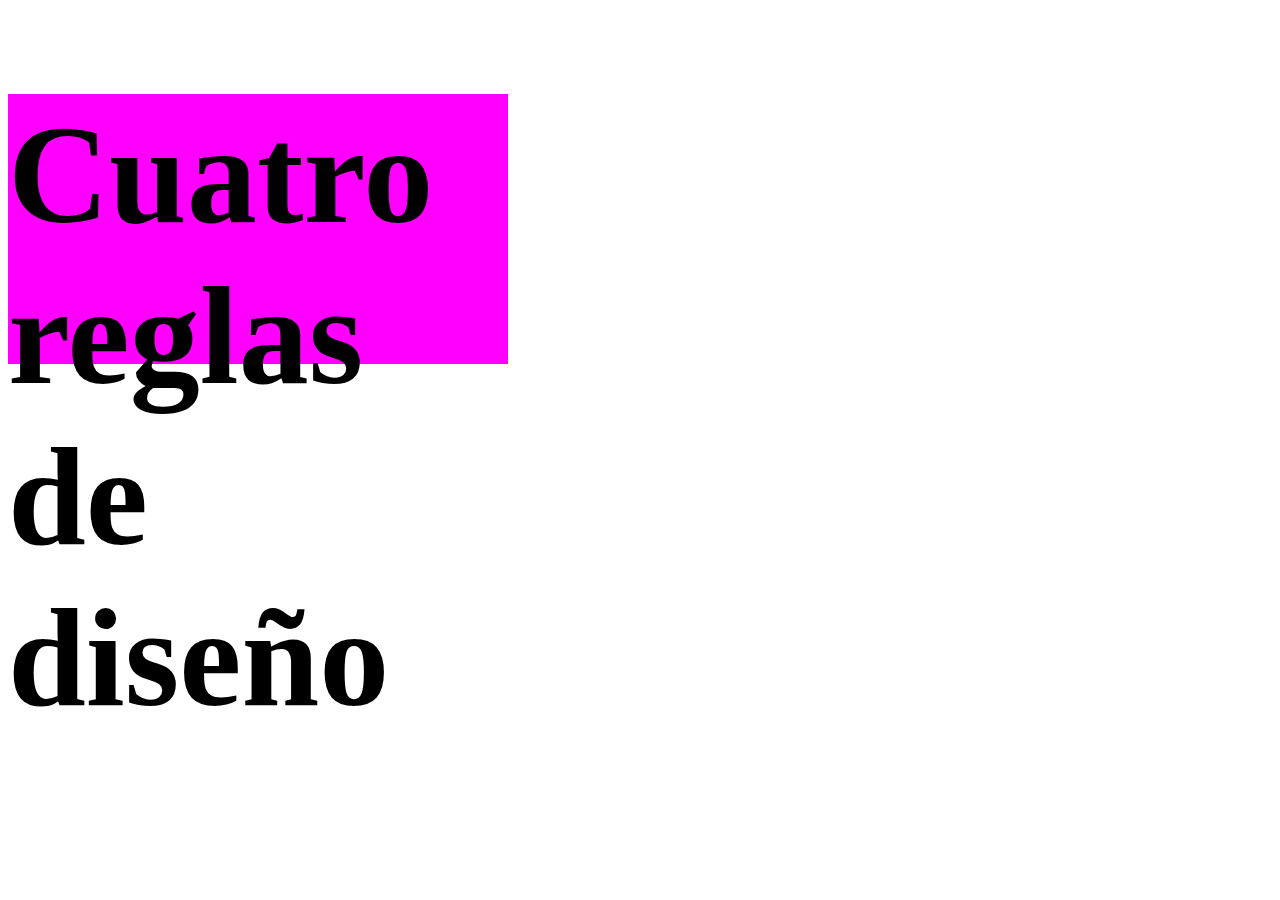
<file: Proyectos Paul/SETUP/index.html>
<!DOCTYPE html>
<html>
<head>
  <meta charset="UTF-8">
  <title>Cuatro reglas de diseño</title>
  <link rel="stylesheet" href="style.css">
  <link rel="icon" type="image" href="https://practicum-content.s3.us-west-1.amazonaws.com/web-code/moved_rules-favicon.ico">
</head>
<body>
  <header>
    <h1>Cuatro reglas de diseño</h1>
  </header>
</body>
</html>
</file>
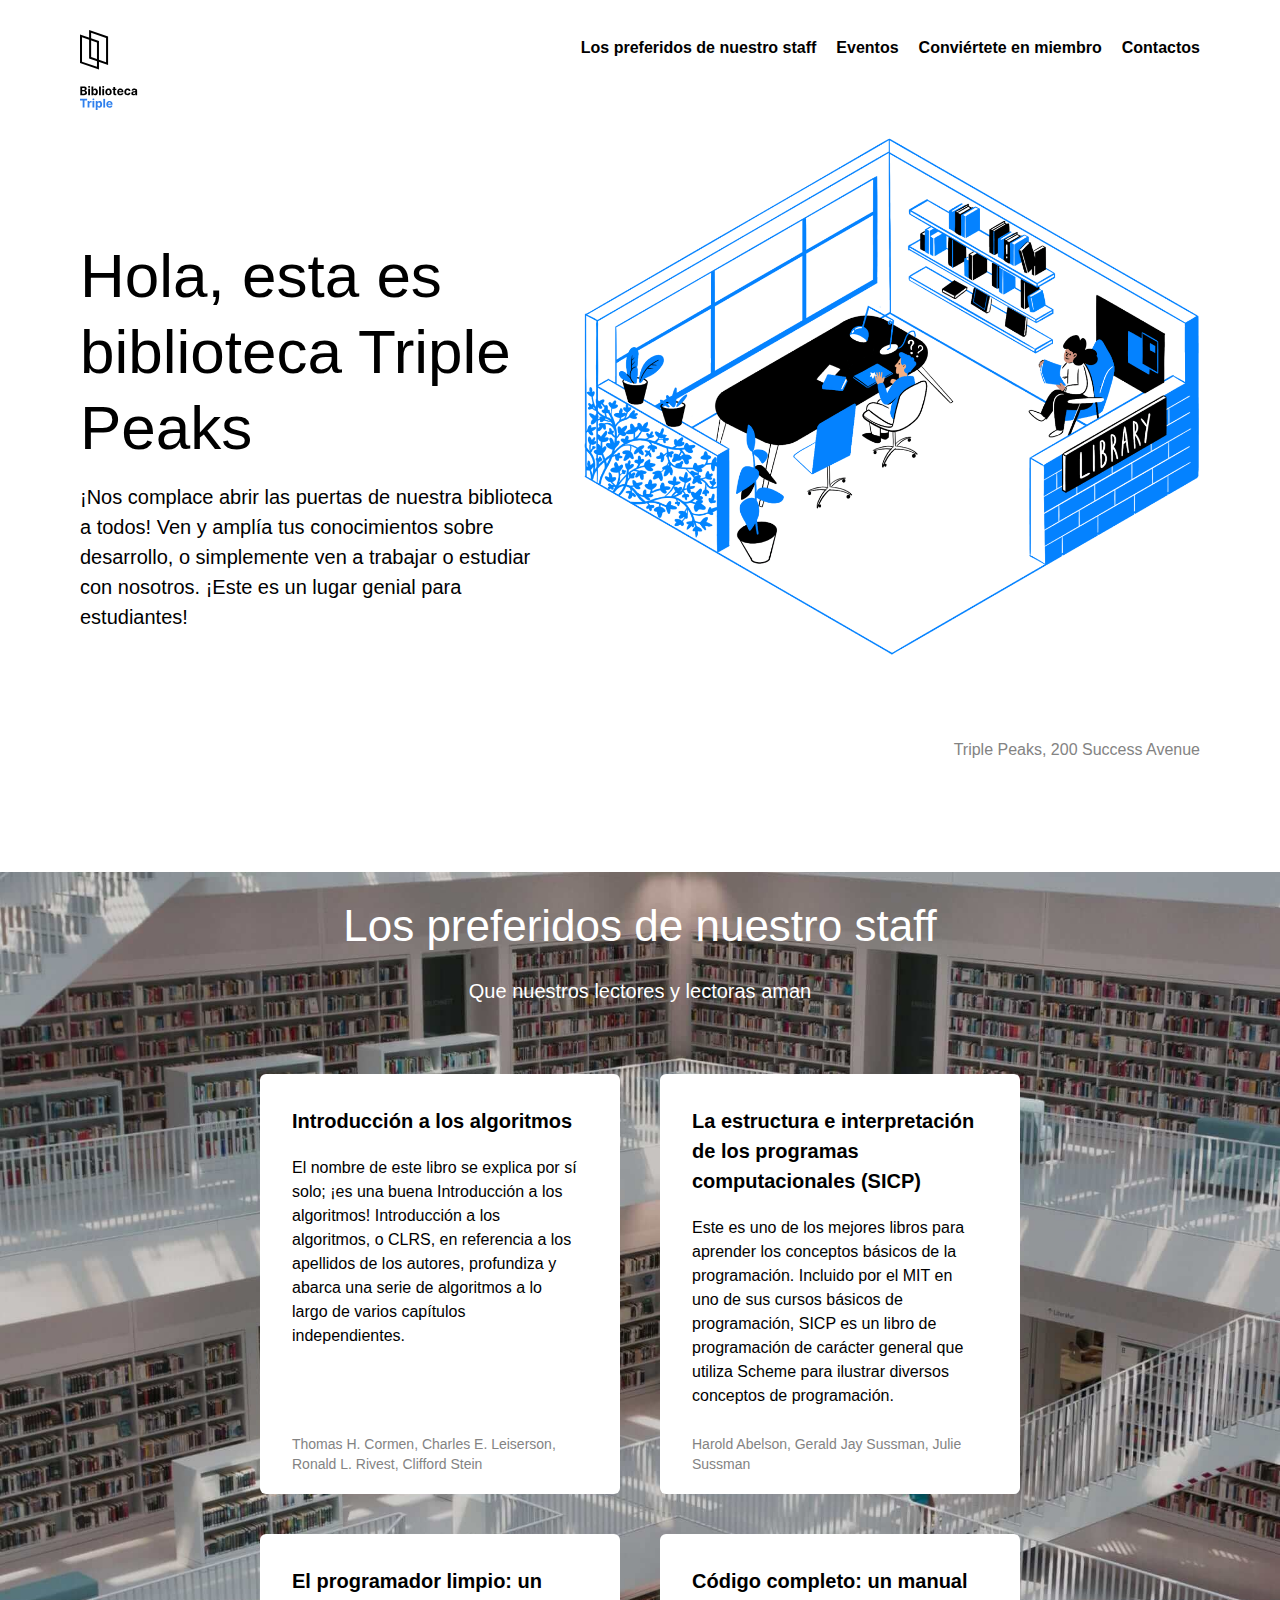
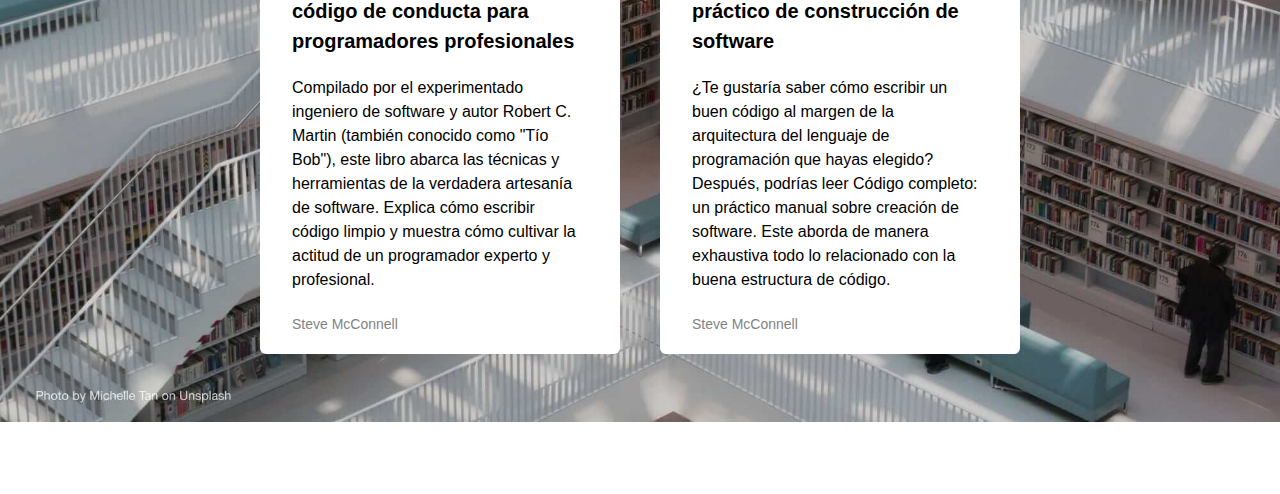
<file: Proyectos Paul/PROYECTO SPRINT 2/web_project_2_starter-kit/index.html>
<!DOCTYPE html>
<html lang="es">
  <head>
    <meta charset="UTF-8" />
    <meta name="viewport" content="width=device-width, initial-scale=1.0" />
    <title>Biblioteca Triple Peaks</title>
    <link rel="shortcut icon" href="favicon.ico" />
    <link rel="stylesheet" href="./vendor/normalize.css" />
    <link rel="stylesheet" href="./styles/style.css" />
  </head>

  <body>
    <div class="page">
      <header class="header">
        <nav class="nav">
          <img
            src="./images/logo.svg"
            alt="Logotipo de la Biblioteca Triple Peaks"
            class="nav__logo"
          />
          <ul class="nav__links">
            <li>
              <a class="nav__link" href="#staff"
                >Los preferidos de nuestro staff</a
              >
            </li>
            <li>
              <a class="nav__link">Eventos</a>
            </li>
            <li>
              <a class="nav__link">Conviértete en miembro</a>
            </li>
            <li>
              <a class="nav__link">Contactos</a>
            </li>
          </ul>
        </nav>
        <div class="header__content">
          <div>
            <h1 class="header__title">Hola, esta es biblioteca Triple Peaks</h1>
            <p class="header__description">
              ¡Nos complace abrir las puertas de nuestra biblioteca a todos! Ven
              y amplía tus conocimientos sobre desarrollo, o simplemente ven a
              trabajar o estudiar con nosotros. ¡Este es un lugar genial para
              estudiantes!
            </p>
          </div>
          <img
            src="./images/inside_the_library.png"
            alt="Ilustración 'Dentro de la biblioteca'"
            class="header__image"
          />
        </div>
        <div class="header__footer">
          <p class="header__address">Triple Peaks, 200 Success Avenue</p>
        </div>
      </header>

      <main class="content">
        <section class="staff" id="staff">
          <h2 class="staff__title">Los preferidos de nuestro staff</h2>
          <p class="staff__subtitle">Que nuestros lectores y lectoras aman</p>
          <ul class="staff__cards">
            <li class="card">
              <div class="card__content">
                <h3 class="card__title">Introducción a los algoritmos</h3>
                <p class="card__text">
                  El nombre de este libro se explica por sí solo; ¡es una buena
                  Introducción a los algoritmos! Introducción a los algoritmos,
                  o CLRS, en referencia a los apellidos de los autores,
                  profundiza y abarca una serie de algoritmos a lo largo de
                  varios capítulos independientes.
                </p>
                <p class="card__footer">
                  Thomas H. Cormen, Charles E. Leiserson, Ronald L. Rivest,
                  Clifford Stein
                </p>
              </div>
            </li>

            <li class="card">
              <div class="card__content">
                <h3 class="card__title">
                  La estructura e interpretación de los programas
                  computacionales (SICP)
                </h3>
                <p class="card__text">
                  Este es uno de los mejores libros para aprender los conceptos
                  básicos de la programación. Incluido por el MIT en uno de sus
                  cursos básicos de programación, SICP es un libro de
                  programación de carácter general que utiliza Scheme para
                  ilustrar diversos conceptos de programación.
                </p>
                <p class="card__footer">
                  Harold Abelson, Gerald Jay Sussman, Julie Sussman
                </p>
              </div>
            </li>

            <li class="card">
              <div class="card__content">
                <h3 class="card__title">
                  El programador limpio: un código de conducta para
                  programadores profesionales
                </h3>
                <p class="card__text">
                  Compilado por el experimentado ingeniero de software y autor
                  Robert C. Martin (también conocido como "Tío Bob"), este libro
                  abarca las técnicas y herramientas de la verdadera artesanía
                  de software. Explica cómo escribir código limpio y muestra
                  cómo cultivar la actitud de un programador experto y
                  profesional.
                </p>
                <p class="card__footer">Steve McConnell</p>
              </div>
            </li>

            <li class="card">
              <div class="card__content">
                <h3 class="card__title">
                  Código completo: un manual práctico de construcción de
                  software
                </h3>
                <p class="card__text">
                  ¿Te gustaría saber cómo escribir un buen código al margen de
                  la arquitectura del lenguaje de programación que hayas
                  elegido? Después, podrías leer Código completo: un práctico
                  manual sobre creación de software. Este aborda de manera
                  exhaustiva todo lo relacionado con la buena estructura de
                  código.
                </p>
                <p class="card__footer">Steve McConnell</p>
              </div>
            </li>
          </ul>
        </section>
      </main>
    </div>
  </body>
</html>
</file>
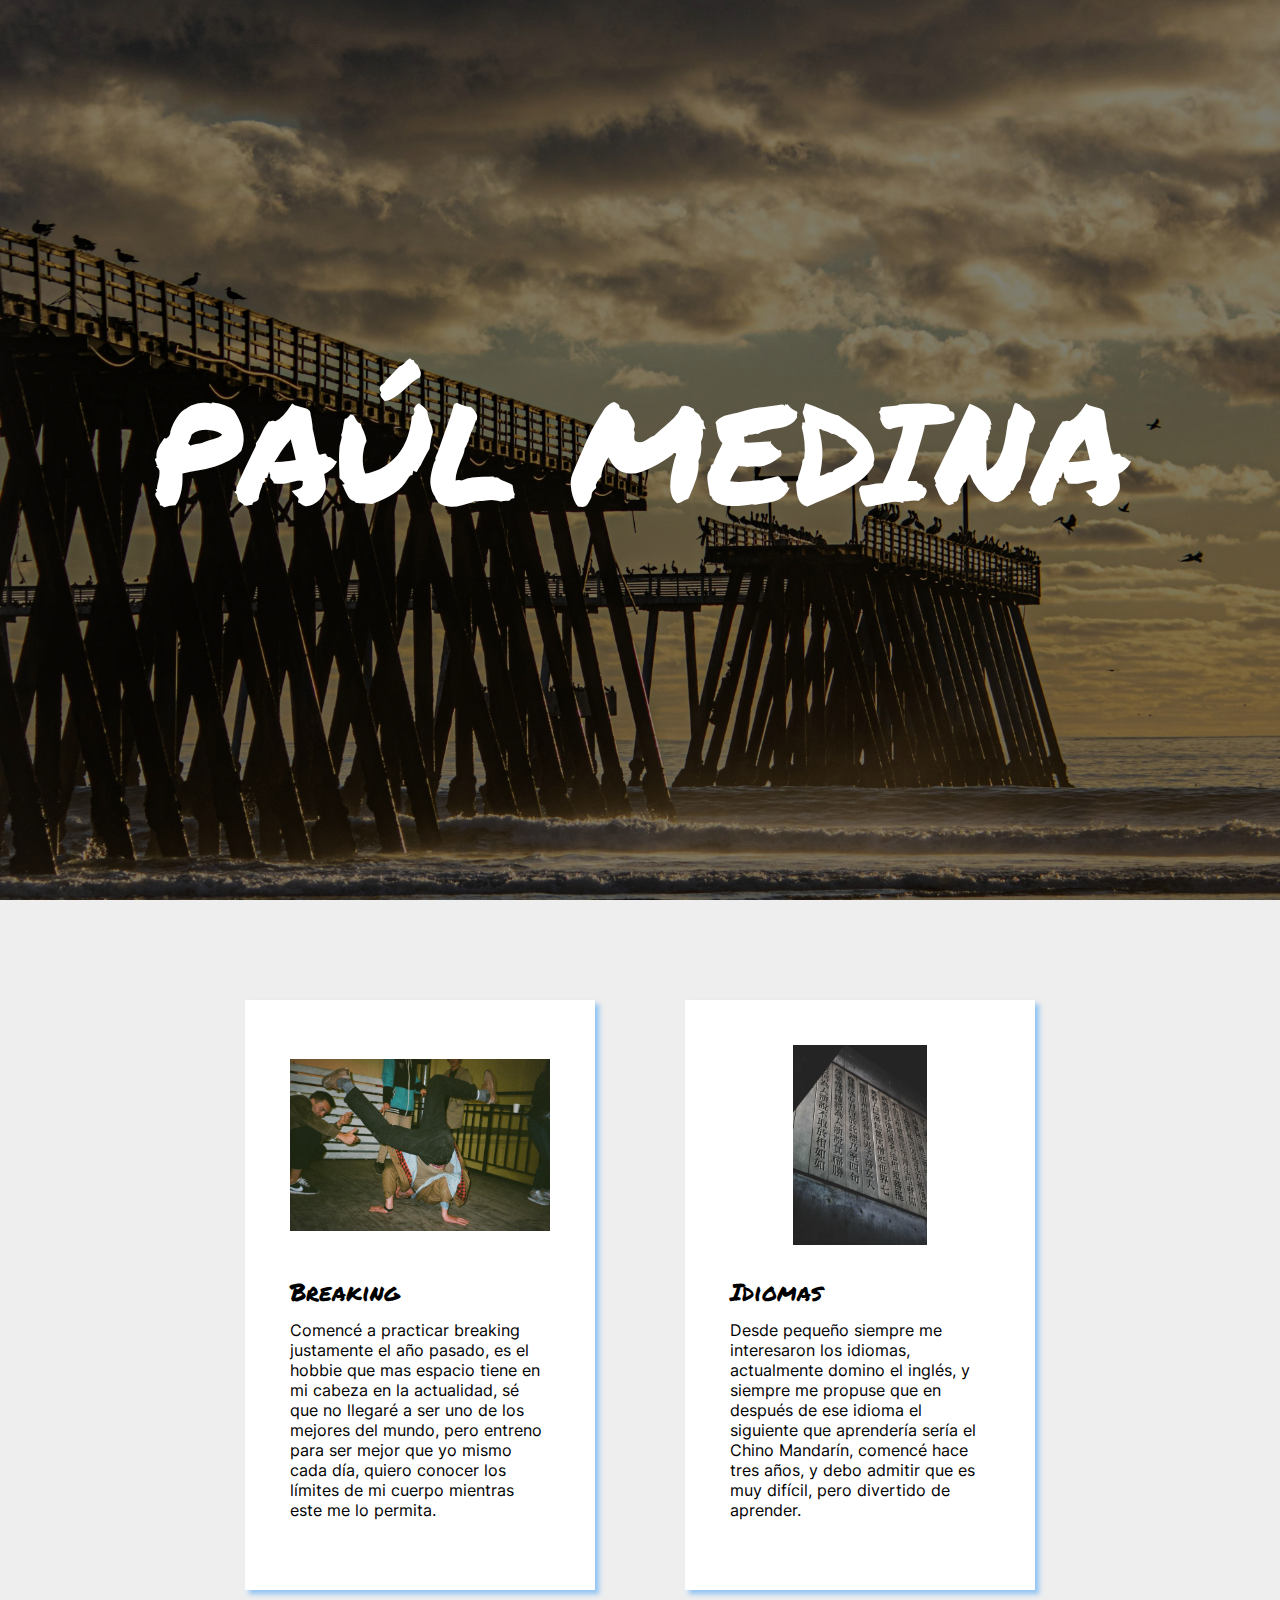
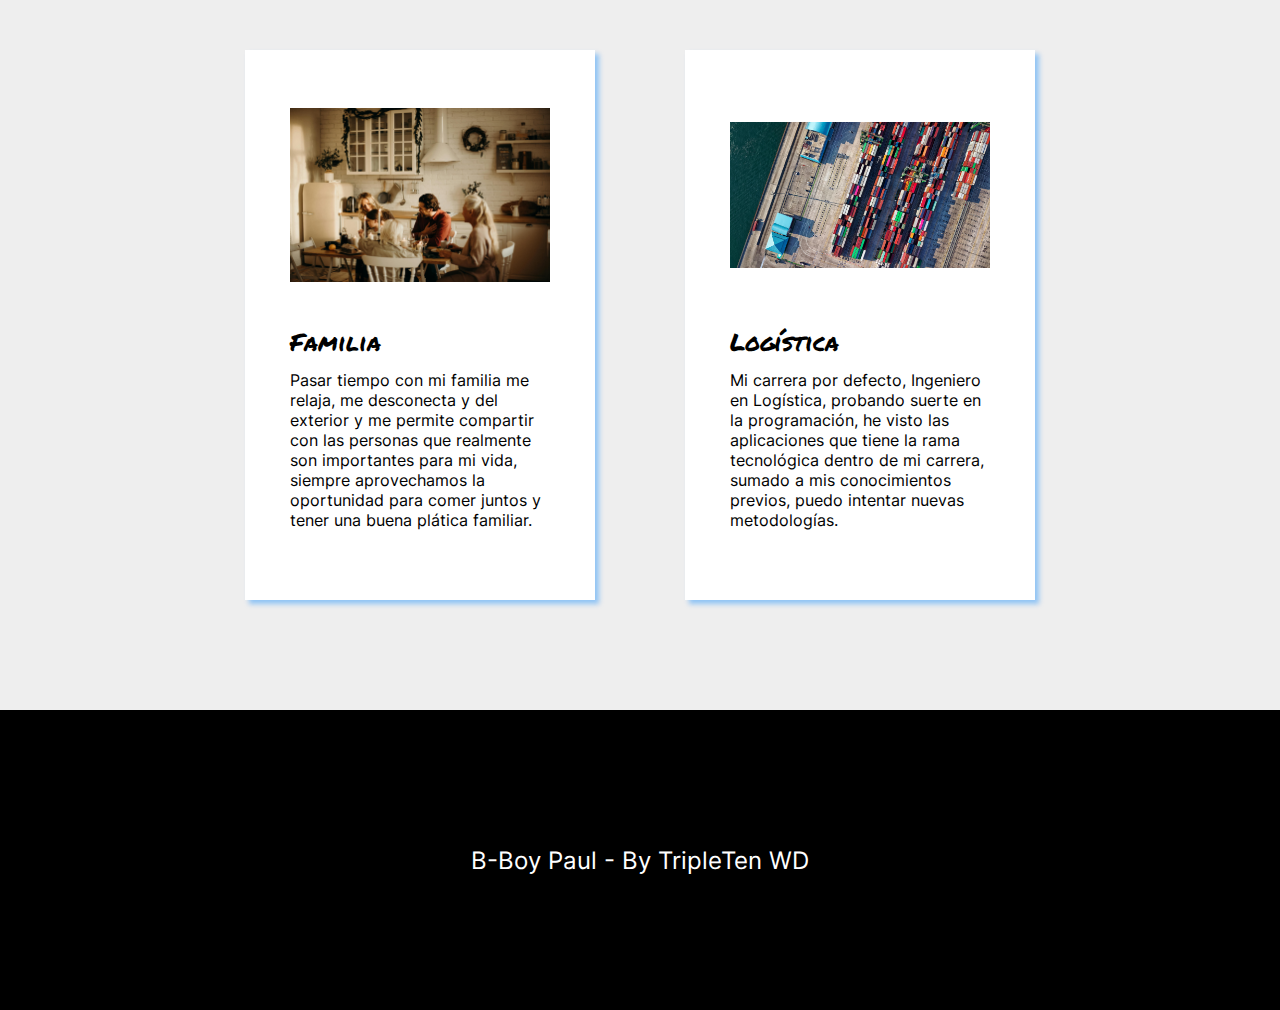
<file: Proyectos Paul/VSCODE Proyectos Paul/acerca-de-mi/index.html>
<!DOCTYPE html>
<html lang="es">
  <head>
    <meta charset="UTF-8" />
    <title>Acerca de mi</title>
    <link rel="stylesheet" href="style.css" />
    <link
      rel="icon"
      type="image/x-icon"
      href="https://code.s3.yandex.net/web-code/favicon.ico"
    />
  </head>
  <body class="page">
    <header class="header">
      <div class="overlay">
        <h1 class="header-title">Paúl Medina</h1>
      </div>
    </header>
    <section class="content">
      <div class="card">
        <img class="card-image" src="./images/pexels-aleksandr-neplokhov-486399-1238986.jpg" alt="imagen-de-tarjeta-1">
        <h2 class="card-title">Breaking</h2>
          <p class="card-text">Comencé a practicar breaking justamente el año pasado, es el hobbie que mas espacio tiene en mi cabeza en la
            actualidad, sé que no llegaré a ser uno de los mejores del mundo, pero entreno para ser mejor que yo mismo cada día,
            quiero conocer los límites de mi cuerpo mientras este me lo permita.
          </p>
      </div>
        <div class="card">
        <img class="card-image" src="./images/pexels-hngstrm-2599543.jpg" alt="imagen-de-tarjeta-2">
        <h2 class="card-title">Idiomas</h2>
          <p class="card-text">Desde pequeño siempre me interesaron los idiomas, actualmente domino el inglés, y siempre me propuse que en
            después de ese idioma el siguiente que aprendería sería el Chino Mandarín, comencé hace tres años, y debo admitir que es muy
            difícil, pero divertido de aprender.
          </p>
        </div>
        <div class="card">
        <img class="card-image" src="./images/pexels-cottonbro-3171153.jpg" alt="imagen-de-tarjeta-3">
        <h2 class="card-title">Familia</h2>
          <p class="card-text">Pasar tiempo con mi familia me relaja, me desconecta y del exterior y me permite compartir con las personas
            que realmente son importantes para mi vida, siempre aprovechamos la oportunidad para comer juntos y tener una buena plática familiar.
          </p>
        </div>
        <div class="card">
        <img class="card-image" src="./images/pexels-tomfisk-1427107.jpg" alt="imagen-de-tarjeta-4">
        <h2 class="card-title">Logística</h2>
          <p class="card-text">Mi carrera por defecto, Ingeniero en Logística, probando suerte en la programación, he visto las aplicaciones
            que tiene la rama tecnológica dentro de mi carrera, sumado a mis conocimientos previos, puedo intentar nuevas metodologías.
          </p>
        </div>
    </section>
    <footer class="footer">
      <p class="footer-text">B-Boy Paul - By TripleTen WD</p>
    </footer>
  </body>
</html>
</file>
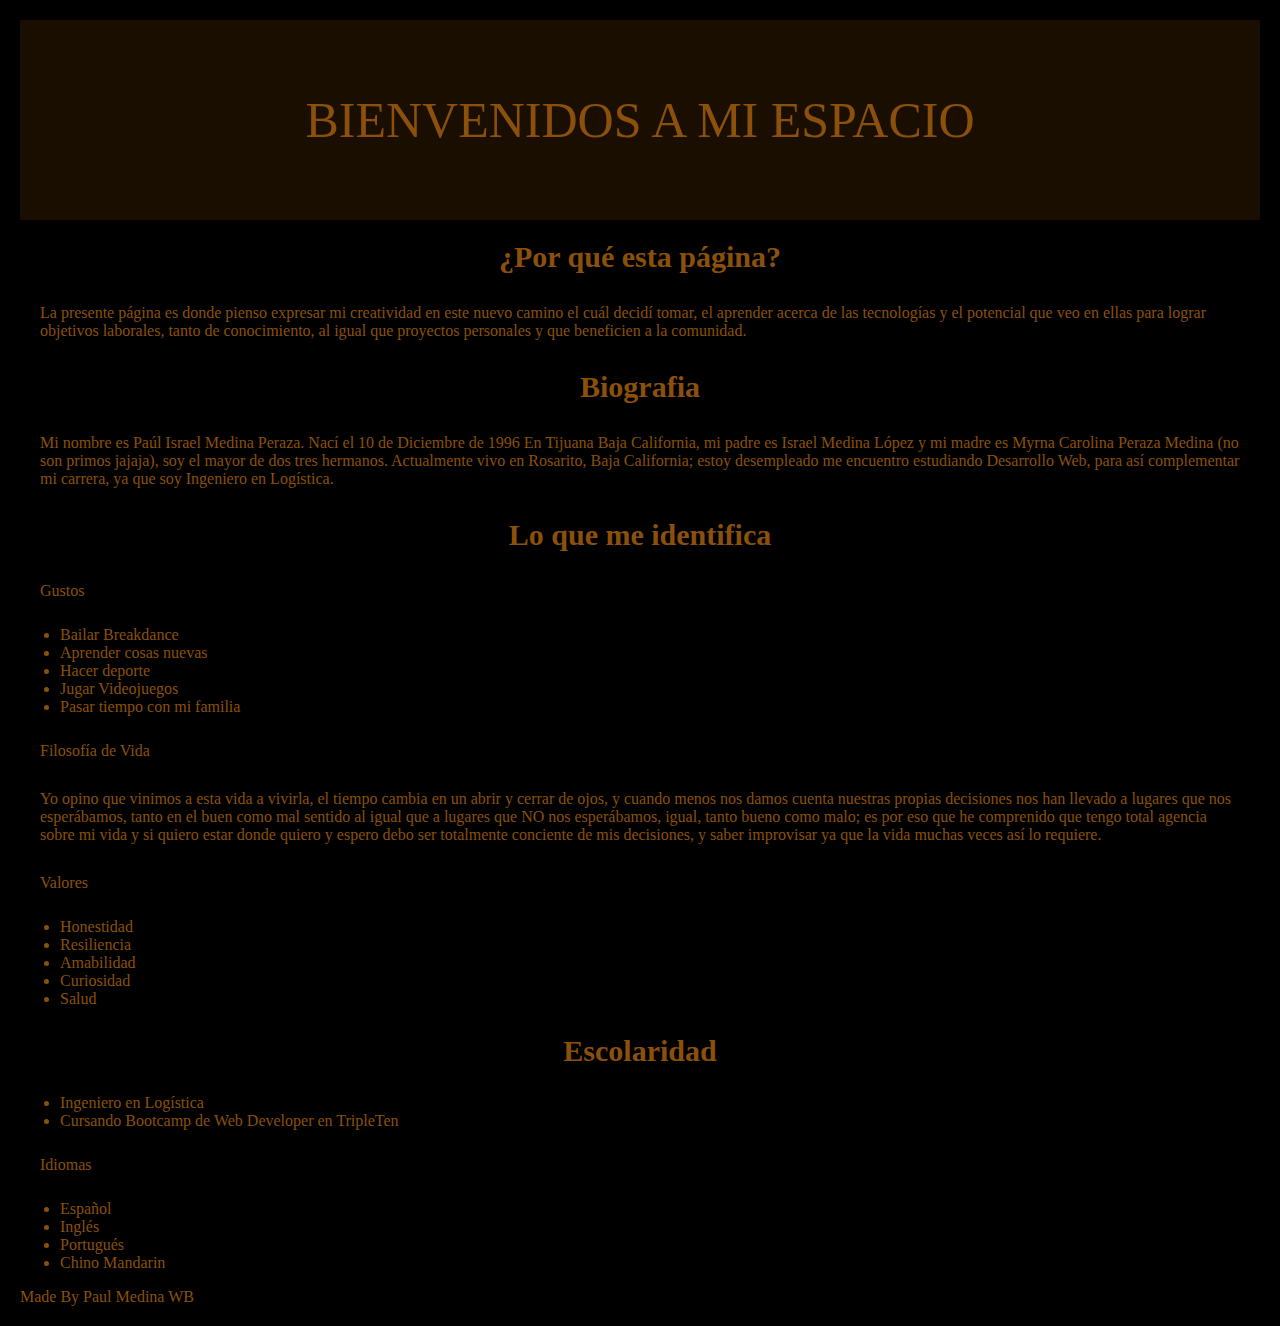
<file: Proyectos Paul/VSCODE Proyectos Paul/Veamos a donde me lleva esta pag personal/index.html>
<!DOCTYPE html>
<html>
    <head>
        <meta charset="UTF-8">
        <title>Mi Primera Página Web</title>
        <link rel="stylesheet" href="style.css">
        <link rel="icon" 
        type="image/x-icon" 
        href="https://w7.pngwing.com/pngs/125/348/png-transparent-donkey-kong-donkey-kong-nintendo-retro-snes-mario-game-8bit-pixel.png">
    </head>
    <body class="page">
        <header class="bienvenida">
            <div class="cuadro-bienvenida">
            <h1 class="texto-bienvenida">Bienvenidos a mi Espacio</h1>
            </div>
        </header>
        <main class="contenido">
            <div class="presentacion ">
            <h2 class="titulo-presentacion1">
                ¿Por qué esta página?
            </h2>
            <p class="contenido-presentacion">La presente página es donde pienso expresar mi creatividad
                en este nuevo camino el cuál decidí tomar, el aprender acerca
                de las tecnologías y el potencial que veo en ellas para lograr
                objetivos laborales, tanto de conocimiento, al igual que proyectos
                personales y que beneficien a la comunidad.
            </p>
            </div>
            <div>
            <h2 class="titulo-presentacion1">
                Biografia
            </h2>
            <p class="contenido-presentacion2">Mi nombre es Paúl Israel Medina Peraza. Nací el 10 de Diciembre de 1996
                En Tijuana Baja California, mi padre es Israel Medina López y mi madre es
                Myrna Carolina Peraza Medina (no son primos jajaja), soy el mayor de dos
                tres hermanos. Actualmente vivo en Rosarito, Baja California; estoy desempleado
                me encuentro estudiando Desarrollo Web, para así complementar mi carrera, 
                ya que soy Ingeniero en Logística. 
            </p>
            </div>
            <div>
            <h2 class="titulo-presentacion1">Lo que me identifica</h2>
            <h3 class="titulo-presentacion2">Gustos</h3>
                <ul>
                    <li>Bailar Breakdance</li>
                    <li>Aprender cosas nuevas</li>
                    <li>Hacer deporte</li>
                    <li>Jugar Videojuegos</li>
                    <li>Pasar tiempo con mi familia</li>
                </ul>
            <h3 class="titulo-presentacion2">Filosofía de Vida</h3>
                <p class="contenido-presentacion3">Yo opino que vinimos a esta vida a vivirla, el tiempo cambia en un abrir 
                    y cerrar de ojos, y cuando menos nos damos cuenta nuestras propias decisiones
                    nos han llevado a lugares que nos esperábamos, tanto en el buen como mal sentido
                    al igual que a lugares que NO nos esperábamos, igual, tanto bueno como malo;
                    es por eso que he comprenido que tengo total agencia sobre mi vida y si quiero estar
                    donde quiero y espero debo ser totalmente conciente de mis decisiones, y saber
                    improvisar ya que la vida muchas veces así lo requiere.
                </p>
            <h3 class="titulo-presentacion2">Valores</h3>
                 <ul>
                    <li>Honestidad</li>
                    <li>Resiliencia</li>
                    <li>Amabilidad</li>
                    <li>Curiosidad</li>
                    <li>Salud</li>
                </ul>
            </div>
            <div>
            <h2 class="titulo-presentacion1">Escolaridad</h2>
                <ul>
                    <li>Ingeniero en Logística</li>
                    <li>Cursando Bootcamp de Web Developer en TripleTen</li>
                </ul>
                <h3 class="titulo-presentacion3">Idiomas</h3>
                <ul>
                    <li>Español</li>
                    <li>Inglés</li>
                    <li>Portugués</li>
                    <li>Chino Mandarin</li>
                </ul>
            </div>
        </main>
        <footer>
            Made By Paul Medina WB
        </footer>
    </body>
</html>
</file>
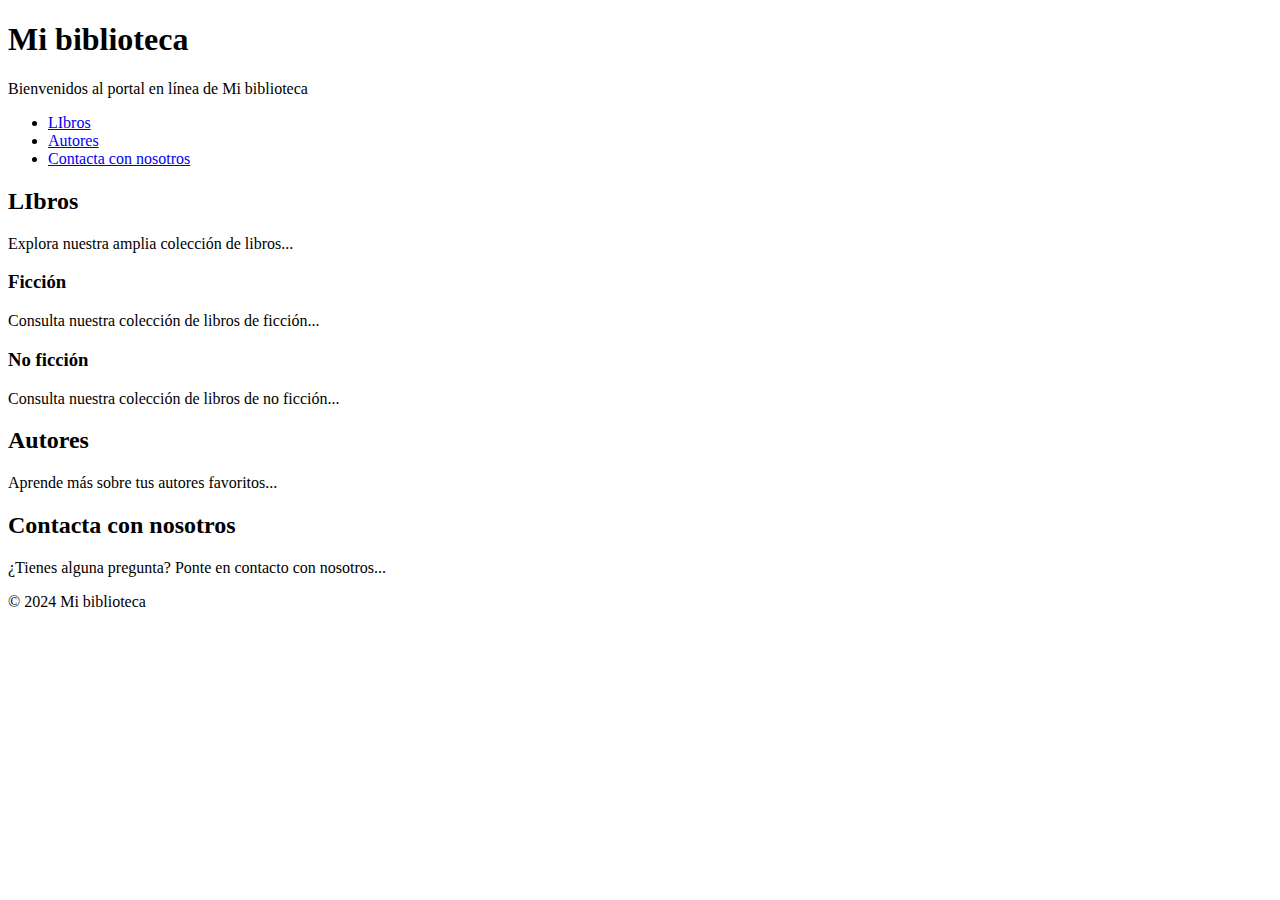
<file: Proyectos Paul/VSCODE Proyectos Paul/Ejercicios/Ejmplosecciones.html>
<!DOCTYPE html>
<html>
  <head>
    <!-- Metadatos y enlaces -->
  </head>
  <body>
    <header>
      <h1>Mi biblioteca</h1>
      <p>Bienvenidos al portal en línea de Mi biblioteca</p>
    </header>

    <nav>
      <ul>
        <li><a href="#books">LIbros</a></li>
        <li><a href="#authors">Autores</a></li>
        <li><a href="#contact">Contacta con nosotros</a></li>
      </ul>
    </nav>

    <main>
      <section id="books">
        <h2>LIbros</h2>
        <p>Explora nuestra amplia colección de libros...</p>

        <section>
          <h3>Ficción</h3>
          <p>Consulta nuestra colección de libros de ficción...</p>
          <!-- Puedes encontrar más contenido sobre libros de ficción aquí -->
        </section>

        <section>
          <h3>No ficción</h3>
          <p>Consulta nuestra colección de libros de no ficción...</p>
          <!-- Puedes encontrar más contenido sobre libros de no ficción aquí -->
        </section>
      </section>

      <section id="authors">
        <h2>Autores</h2>
        <p>Aprende más sobre tus autores favoritos...</p>
        <!-- Más contenido sobre autores aquí -->
      </section>

      <section id="contact">
        <h2>Contacta con nosotros</h2>
        <p>¿Tienes alguna pregunta? Ponte en contacto con nosotros...</p>
        <!-- Más información de contacto aquí -->
      </section>
    </main>

    <footer>
      <p>© 2024 Mi biblioteca</p>
    </footer>
  </body>
</html>
</file>
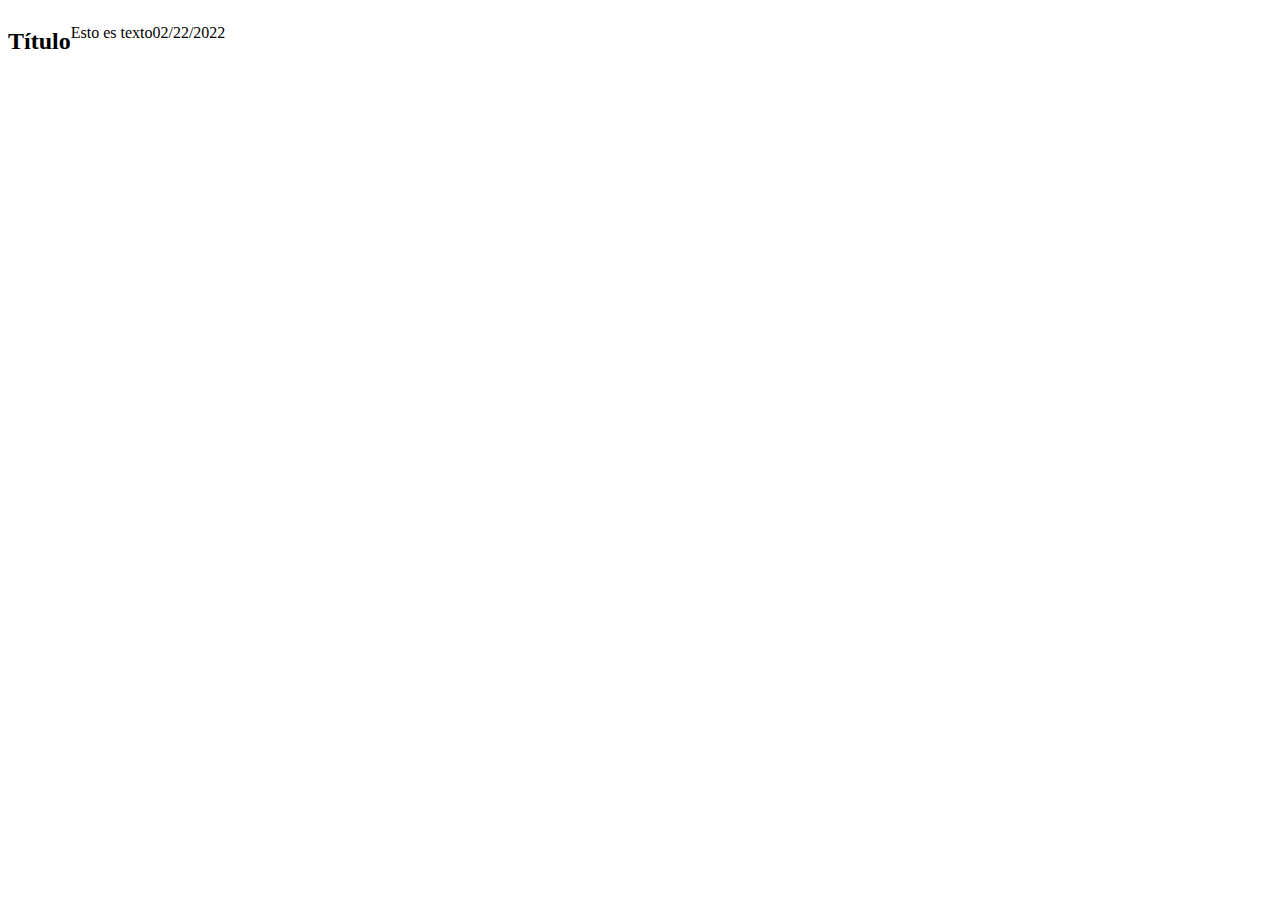
<file: Proyectos Paul/VSCODE Proyectos Paul/Ejercicios/flexbox1.html>
<!DOCTYPE html>
<html>
    <head>
        <meta charset="UTF-8">
        <title>Ejercicio flexbox1</title>
        <link rel="stylesheet" href="flexbox1.css">
    </head>
    <body>
        <div class="card">
            <div class="card__content">
                <h2 class="card__title">Título</h2>
                <p class="card__text">Esto es texto</p>
                <p class="card__date">02/22/2022</p>
            </div>
        </div>
    </body>
</file>
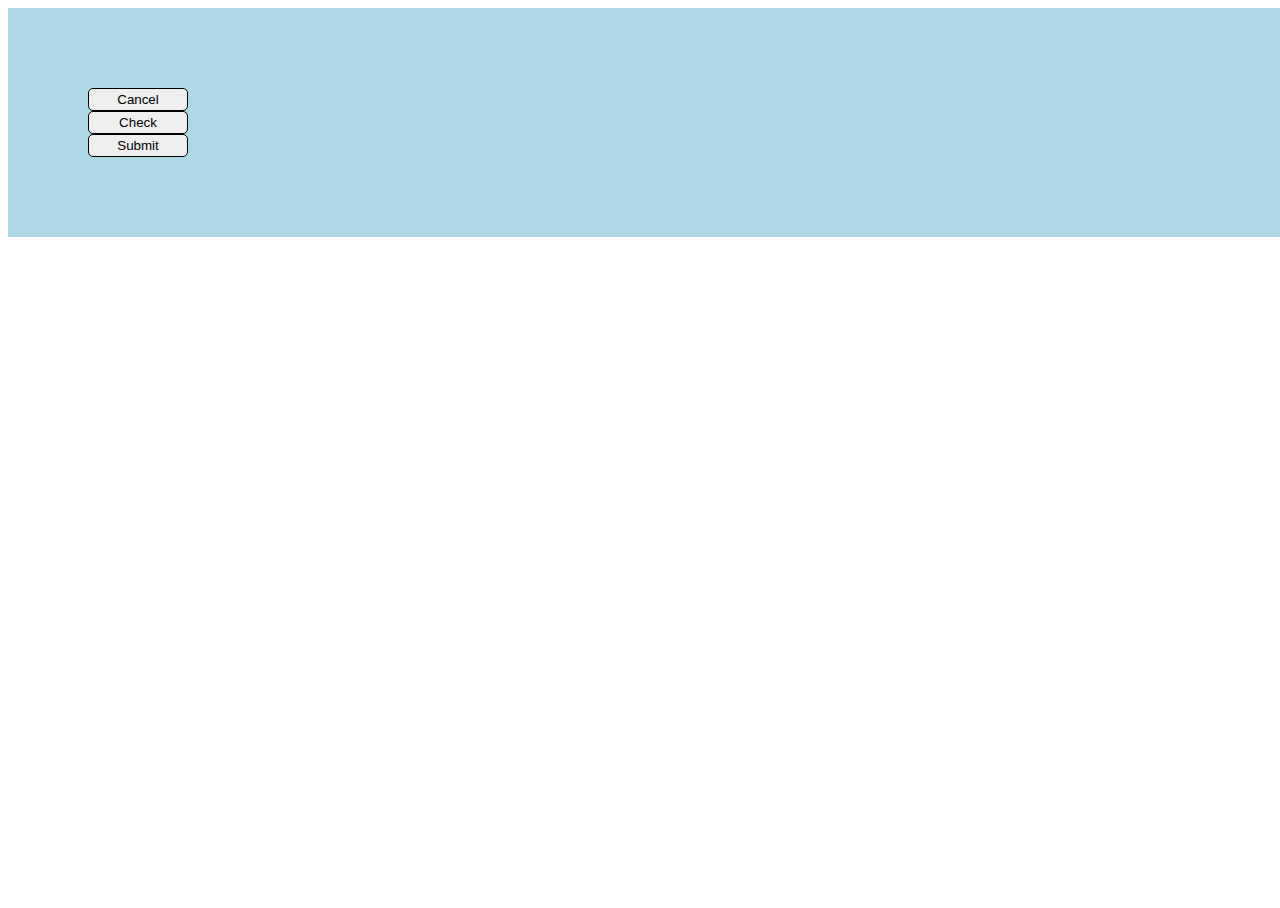
<file: Proyectos Paul/VSCODE Proyectos Paul/Ejercicios/flexbox2.html>
<!DOCTYPE html>
<html>

<head>
  <meta charset="utf-8">
  <meta name="viewport" content="width=device-width">
  <title>replit</title>
  <link href="flexbox2.css" rel="stylesheet" type="text/css" />
</head>

<body>

  <div class="buttons">
    <button class="button">Cancel</button>
    <button class="button">Check</button>
    <button class="button">Submit</button>
  </div>

</body>

</html>
</file>
<file: Proyectos Paul/SETUP/style.css>
header {
  width: 500px;
  height: 270px;
  background-color: rgb(255,0,255);
}
h1 {
  font-size: 140px;
}
</file>
<file: Proyectos Paul/PROYECTO SPRINT 2/web_project_2_starter-kit/styles/style.css>
.page {
  max-width: 1600px;
  min-width: 1100px;
  margin: auto;
  font-family: Arial, sans-serif;
  font-size: 16px;
  line-height: 20px;
}

.header {
  display: flex;
  flex-direction: column;
  height: 100vh;
  min-height: 720px;
  max-height: 800px;
  padding: 30px 80px 40px;
  position: relative;
  box-sizing: border-box;
}

.nav {
  display: flex;
  justify-content: space-between;
}

.nav__logo {
  width: 58px;
  height: 80px;
  margin: 0;
}

.nav__links {
  margin: 8px 0 0;
  display: flex;
  column-gap: 20px;
  list-style-type: none;
  padding: 0;
}

.nav__link {
  color: #000000;
  text-decoration: none;
  font-weight: bold;
}

.header__content {
  display: flex;
  justify-content: space-between;
}

.header__title {
  font-size: 62px;
  line-height: 76px;
  font-weight: 500;
  margin: 128px 0 16px;
  max-width: 635px;
}

.header__description {
  font-size: 20px;
  line-height: 30px;
  max-width: 515px;
  margin: 16px 0 0;
}

.header__image {
  max-width: 636px;
}

.header__footer {
  margin-top: auto;
  width: 100%;
  display: flex;
  align-items: center;
  justify-content: flex-end;
  box-sizing: border-box;
}

.header__link {
  color: #2f80ed;
  text-decoration: none;
}

.header__address {
  margin: 0;
  color: #838383;
}

.staff {
  background-image: url("../images/staff_picks_background.jpg");
  padding: 100px 0 140px;
  background-position: center;
  background-size: contain;
  background-repeat: no-repeat;
}

.staff__title {
  text-align: center;
  font-size: 44px;
  line-height: 52px;
  font-weight: 400;
  margin: 0 0 24px;
  color: #ffffff;
}

.staff__subtitle {
  text-align: center;
  font-size: 20px;
  line-height: 30px;
  font-weight: 400;
  margin: 0;
  color: #ffffff;
}

.staff__cards {
  max-width: 760px;
  margin: 68px auto 0;
  display: flex;
  flex-wrap: wrap;
  gap: 40px;
  justify-content: space-between;
  padding-left: 0;
}

.card {
  background-color: #fff;
  border-radius: 6px;
  padding: 32px 40px 20px 32px;
  box-sizing: border-box;
  height: 420px;
  width: 360px;
  list-style-type: none;
}

.card__content {
  width: 100%;
  height: 100%;
  display: flex;
  flex-direction: column;
}

.card__title {
  font-size: 20px;
  line-height: 30px;
  font-weight: 700;
  margin: 0;
}

.card__text {
  margin: 20px 0 0;
  font-size: 16px;
  line-height: 24px;
}

.card__footer {
  margin: auto 0 0;
  font-size: 14px;
  line-height: 20px;
  color: #838383;
}
</file>
<file: Proyectos Paul/VSCODE Proyectos Paul/acerca-de-mi/style.css>
@font-face {
  font-family: "Permanent Marker";
  src: url(./fonts/PermanentMarker.ttf) format("truetype"),
    url(./fonts/PermanentMarker.woff) format("woff");
}

@font-face {
  font-family: "Inter";
  src: url(./fonts/Inter.ttf) format("truetype");
}

body,
h1,
h2,
h3,
h4,
p,
a {
  margin: 0;
  font-size: 100%;
  font-weight: normal;
}

* {
  box-sizing: border-box;
}

.page {
  font-family: "Inter", sans-serif;
  background: #eeeeee;
}

.header {
  height: 100vh;
  background-image: url(./images/pexels-jesus-carlon-2148935388-30395534.jpg);
  background-size: cover;
  background-position: center;
  text-align: center;
}

.header-title {
  font-family: "Permanent Marker", cursive;
  font-size: 140px;
  line-height: 140px;
  color: white;
  text-transform: uppercase;
  max-width: 1240px;
  margin: auto;
}

.overlay {
  width: 100%;
  height: 100%;
  background-color: rgba(0, 0, 0,.5);
  display: flex;
}

.content {
  display: flex;
  flex-wrap: wrap;
  justify-content: space-between;
  max-width: 790px;
  margin: 100px auto 50px;
}

.card {
  width: 350px;
  margin-bottom: 60px;
  padding: 45px 45px 70px;
  background: #fff;
  box-shadow: 4px 4px 5px rgba(0, 132, 255, .4);
}

.card-title {
  font-family: "Permanent Marker", cursive;
  font-size: 24px;
  margin-bottom: 10px;
}

.card-text {
  font-size: 16px;
}

.card-image {
  height: 200px;
  object-fit: contain;
  width: 100%;
  margin-bottom: 25px;
}

.footer {
  display: flex;
  min-height: 300px;
  background-color: #000;
}

.footer-text {
  font-size: 24px;
  color: #fff;
  margin: auto;
}
</file>
<file: Proyectos Paul/VSCODE Proyectos Paul/Veamos a donde me lleva esta pag personal/style.css>
* {
  box-sizing: content-box
}

body,
h1,
h2,
h3,
h4,
p
{
 margin: 10px 10px;
 padding: 10px 10px;
 font-size: medium;
 font-weight: 200;
 color: #8b500b;  
}

header {
    height: 200px;
}

.titulo-presentacion1 {
    font-size: 30px;
    font-weight: bold;
    text-align: center;
}

.page {
    background-color: #000;
}

.cuadro-bienvenida {
    background-color: rgba(102,54,5,.25);
    height: 100%;
    text-align: center;
    display: flex;
    justify-content: center;
    align-items: center;
}

.texto-bienvenida {
    font-weight: bolder;
    font-size: 50px;
    text-transform: uppercase;
}
</file>
<file: Proyectos Paul/VSCODE Proyectos Paul/Ejercicios/flexbox1.css>
.card__content {
    display: flex;
}
</file>
<file: Proyectos Paul/VSCODE Proyectos Paul/Ejercicios/flexbox2.css>
html, body {
  height: 100%;
  width: 100%;
}

.buttons {
  margin: auto;
  background-color: lightblue;
  width: 100%;
  padding: 80px;
  display: flex;
  flex-direction: column;
}

.button {
  width: 100px;
  border-radius: 5px;
  border: solid 1px #000;
  padding: 3px 7px;
}
</file>
